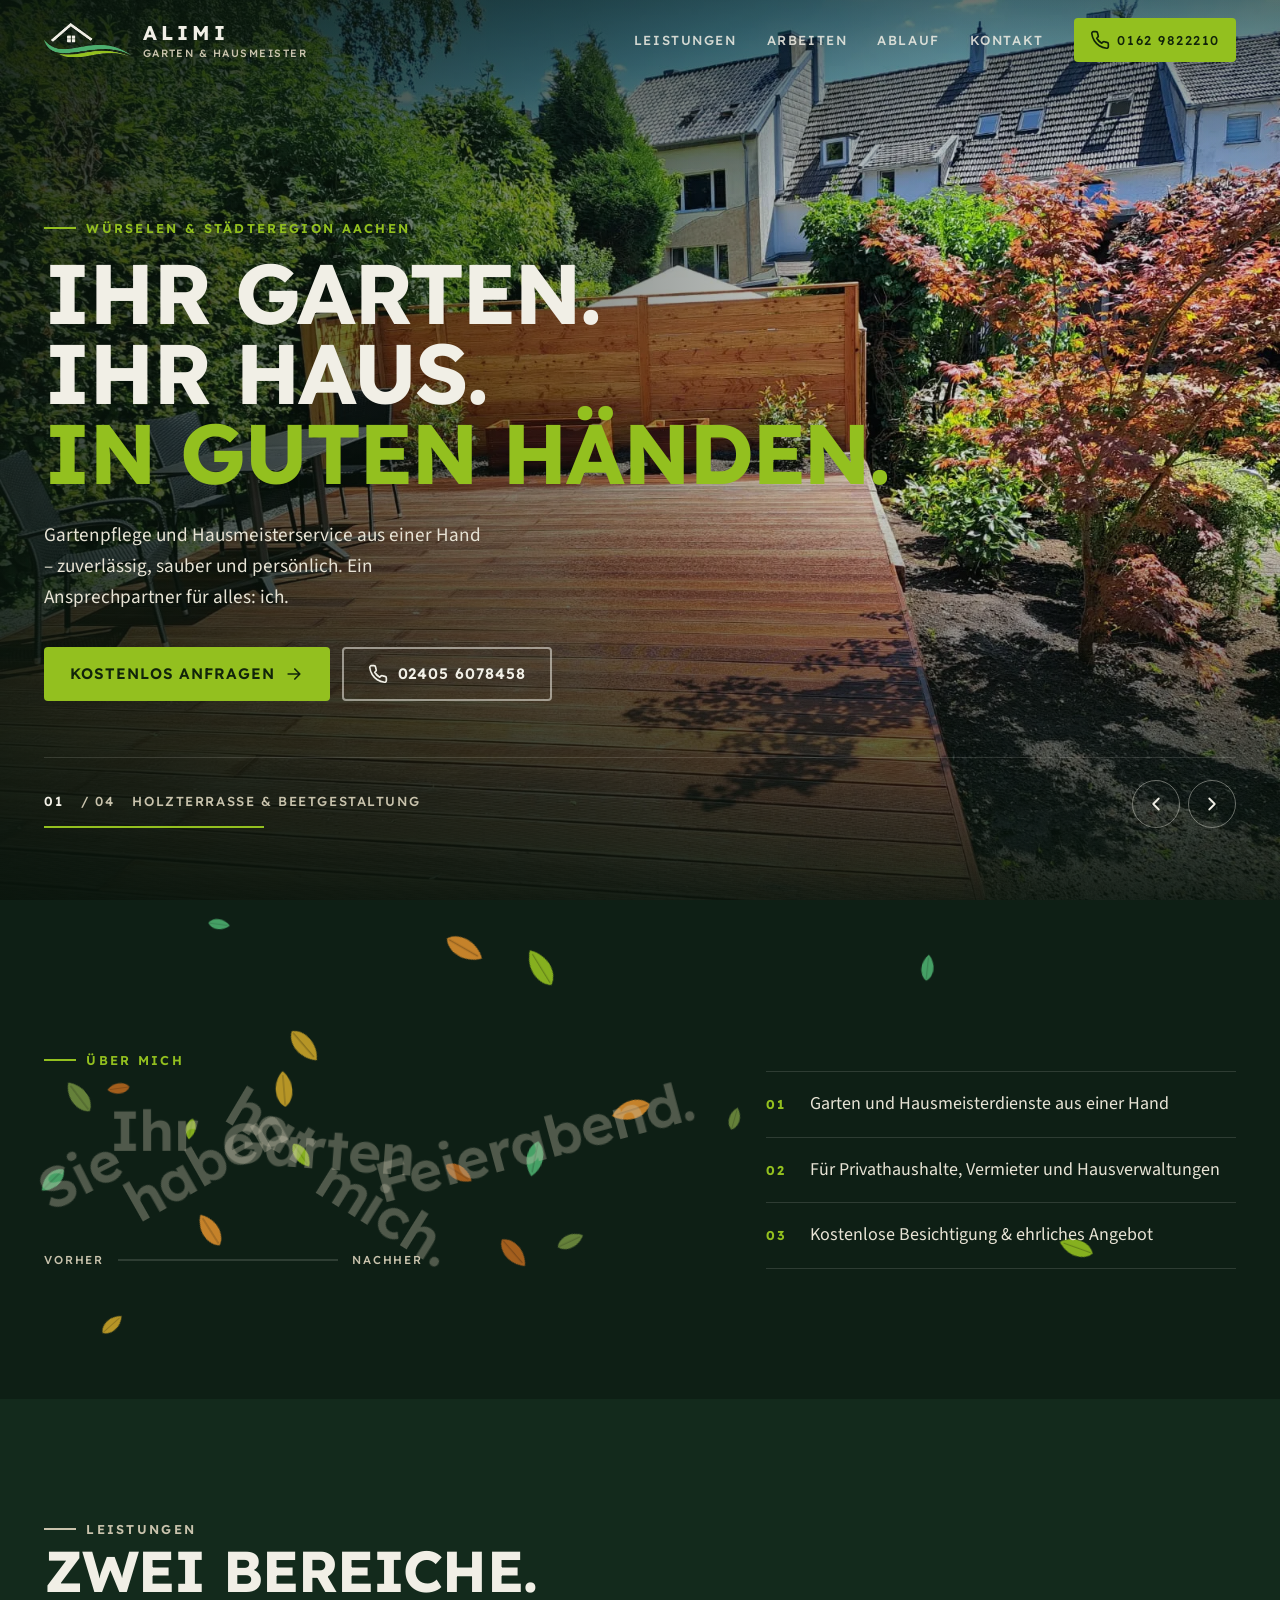
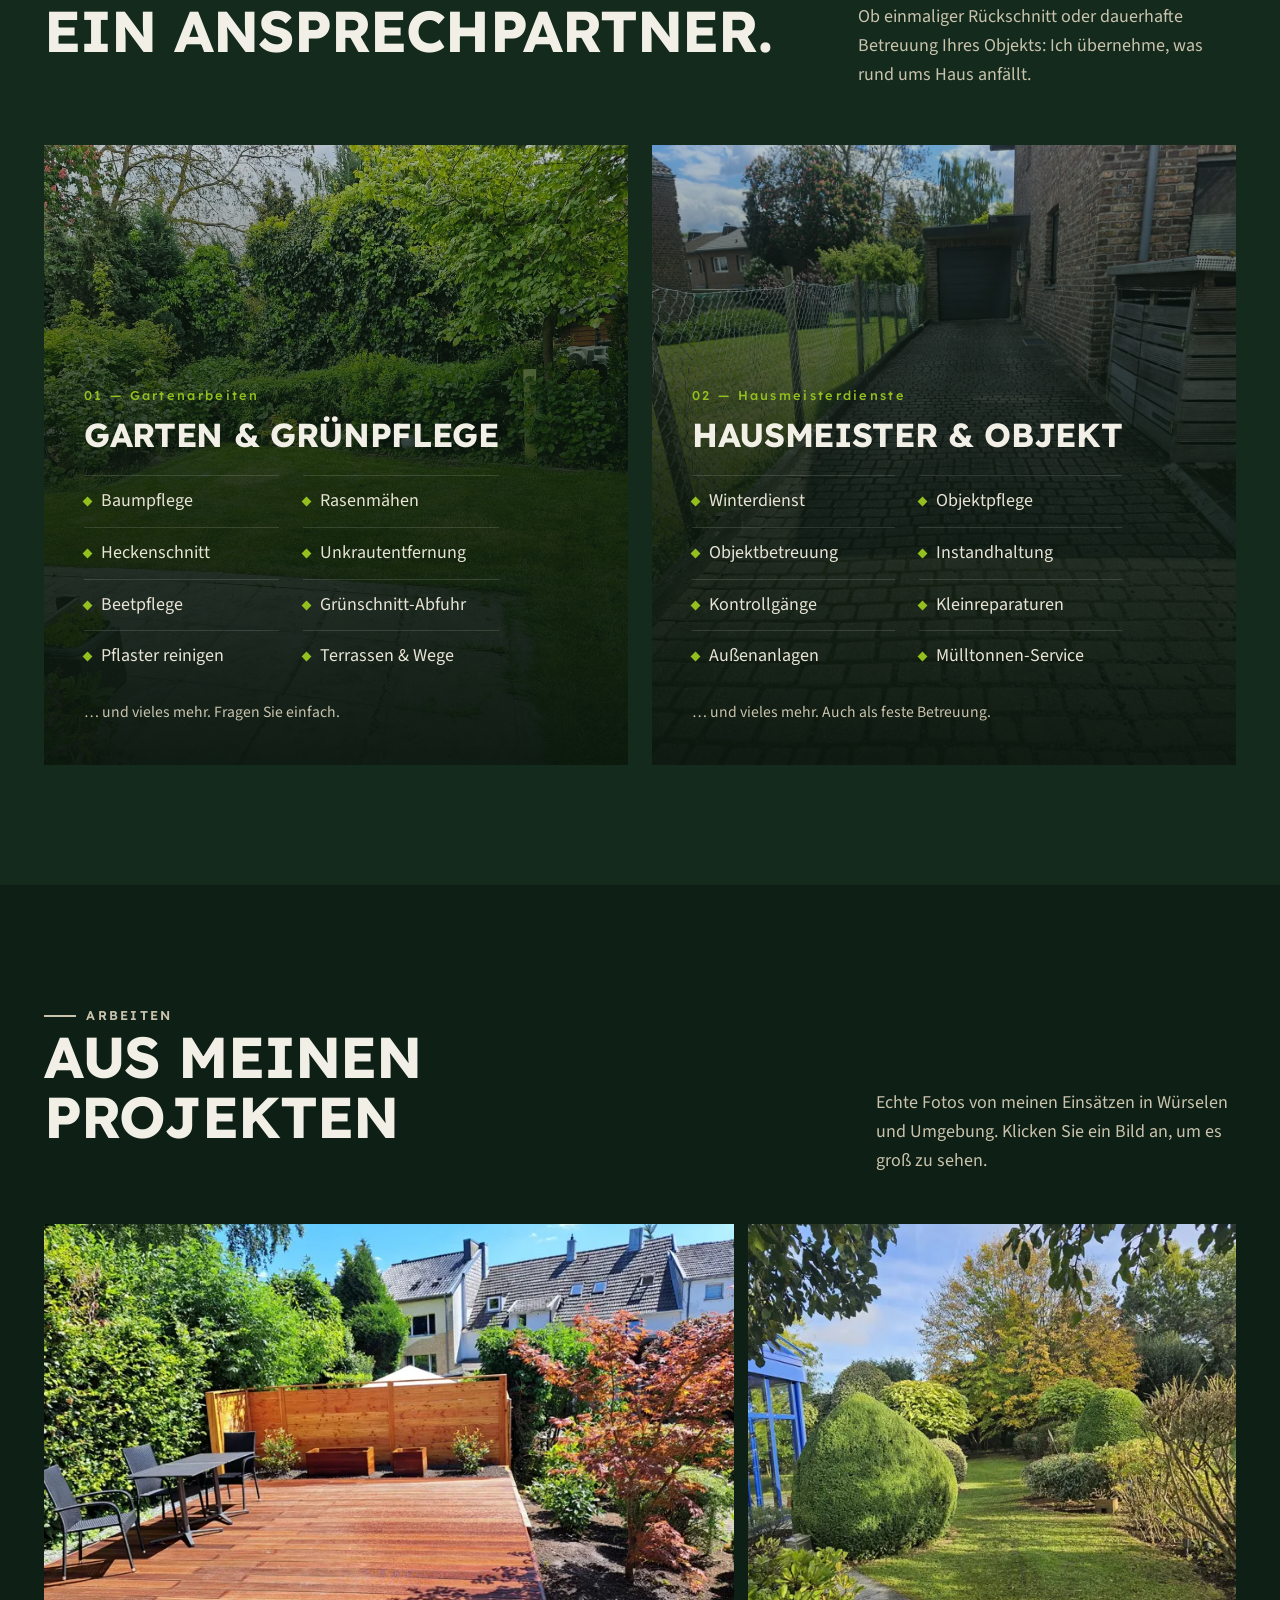
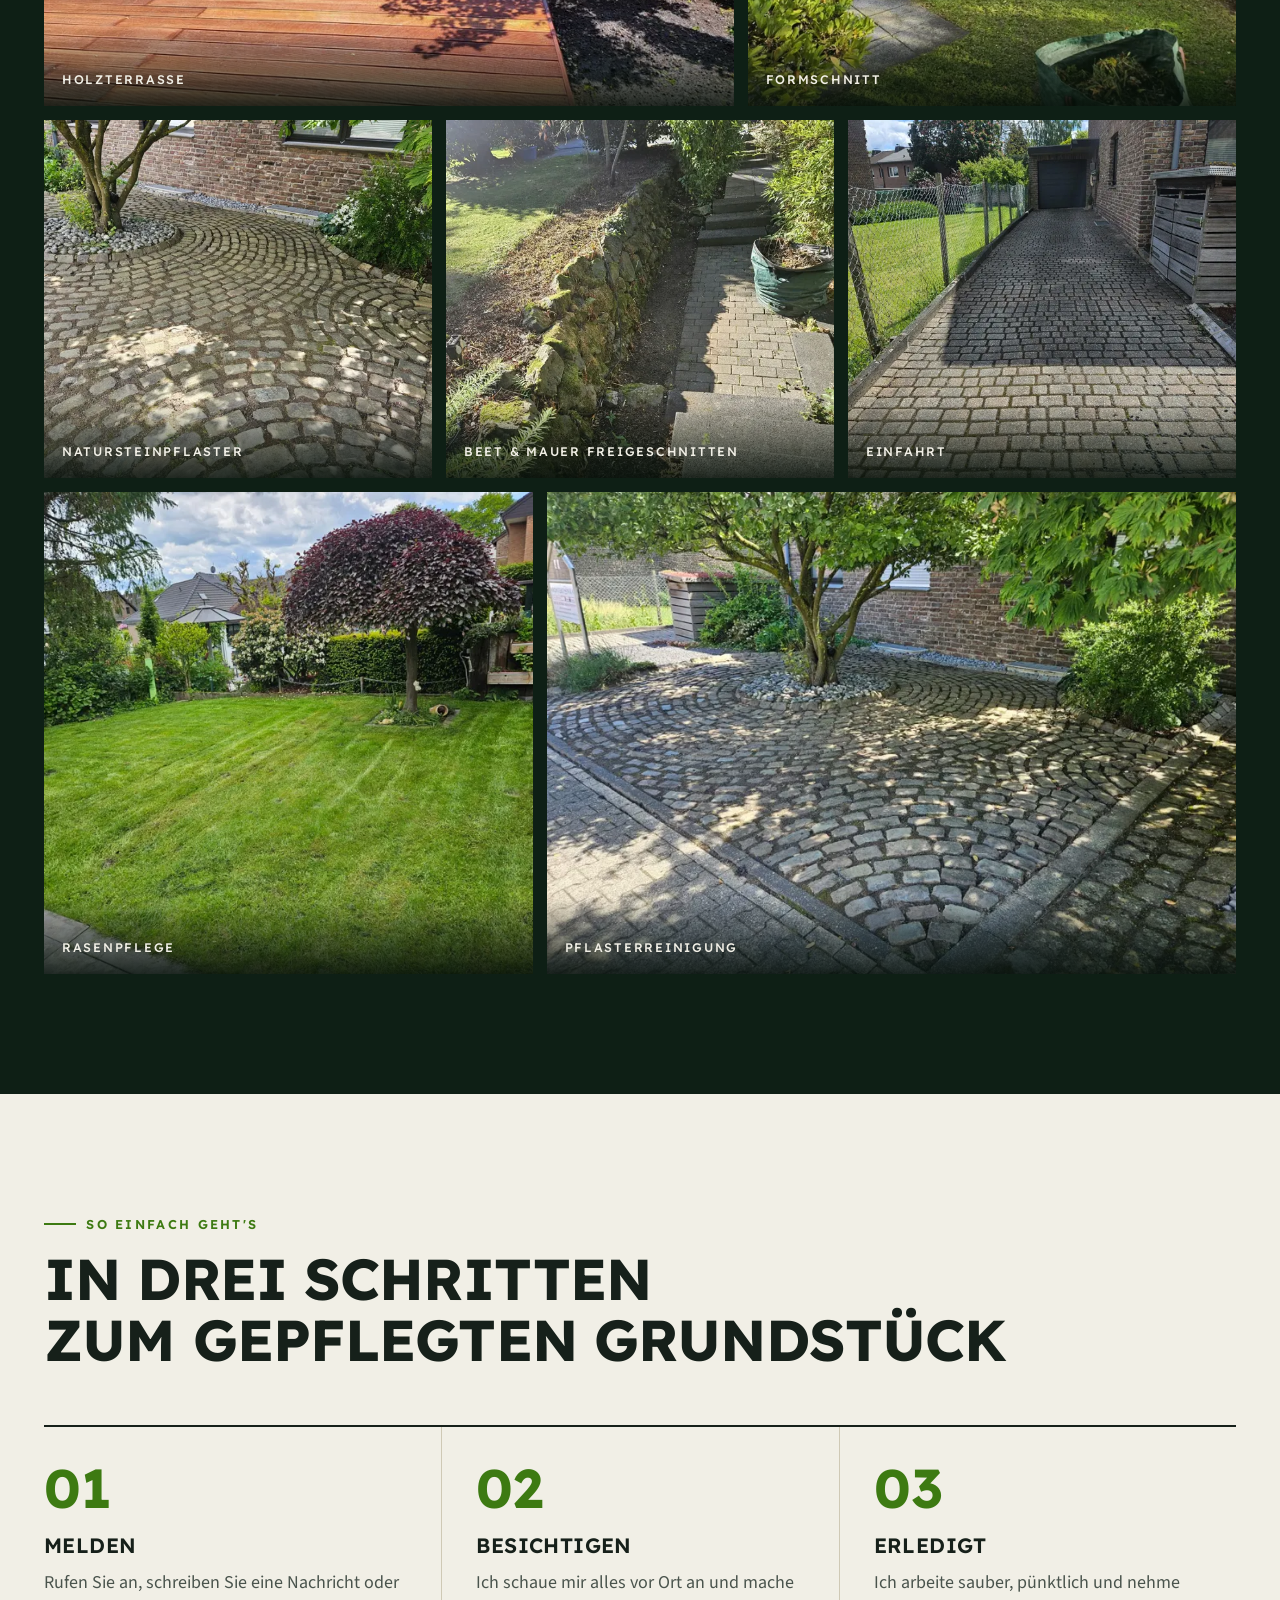
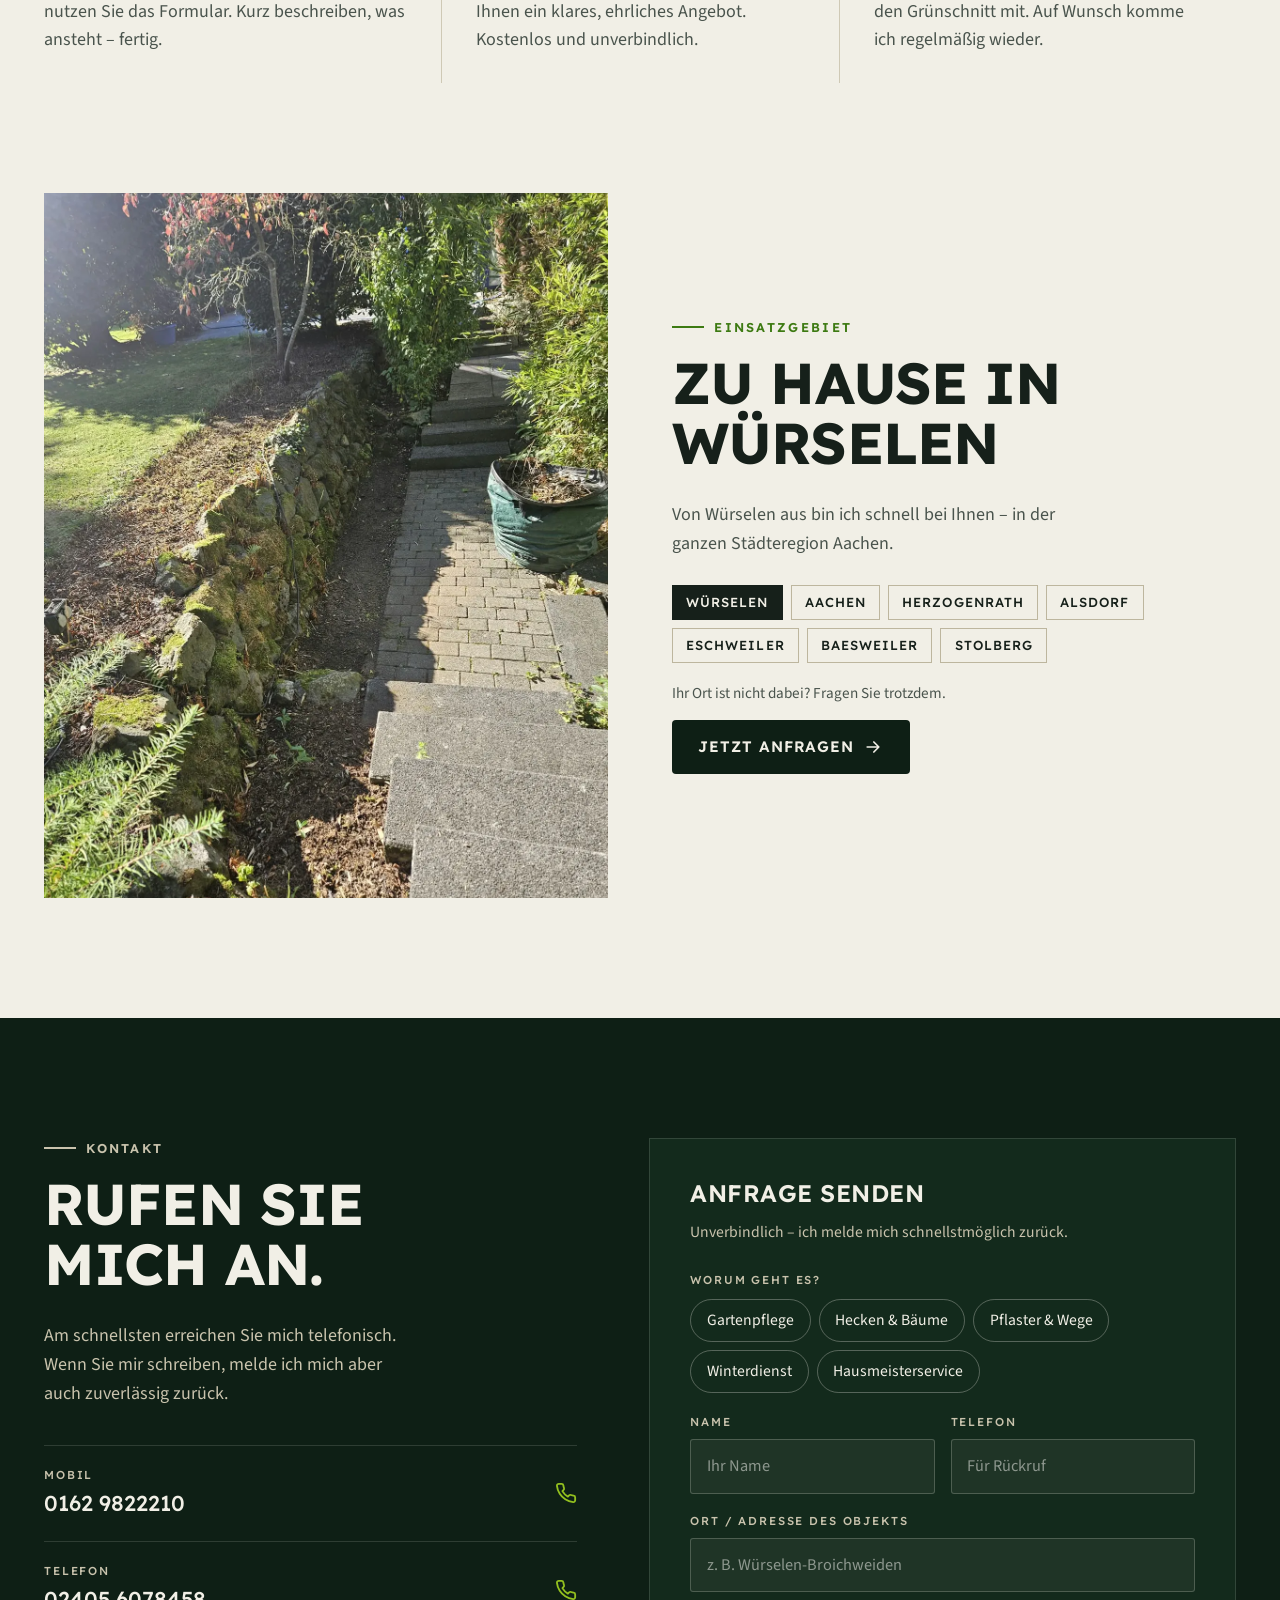
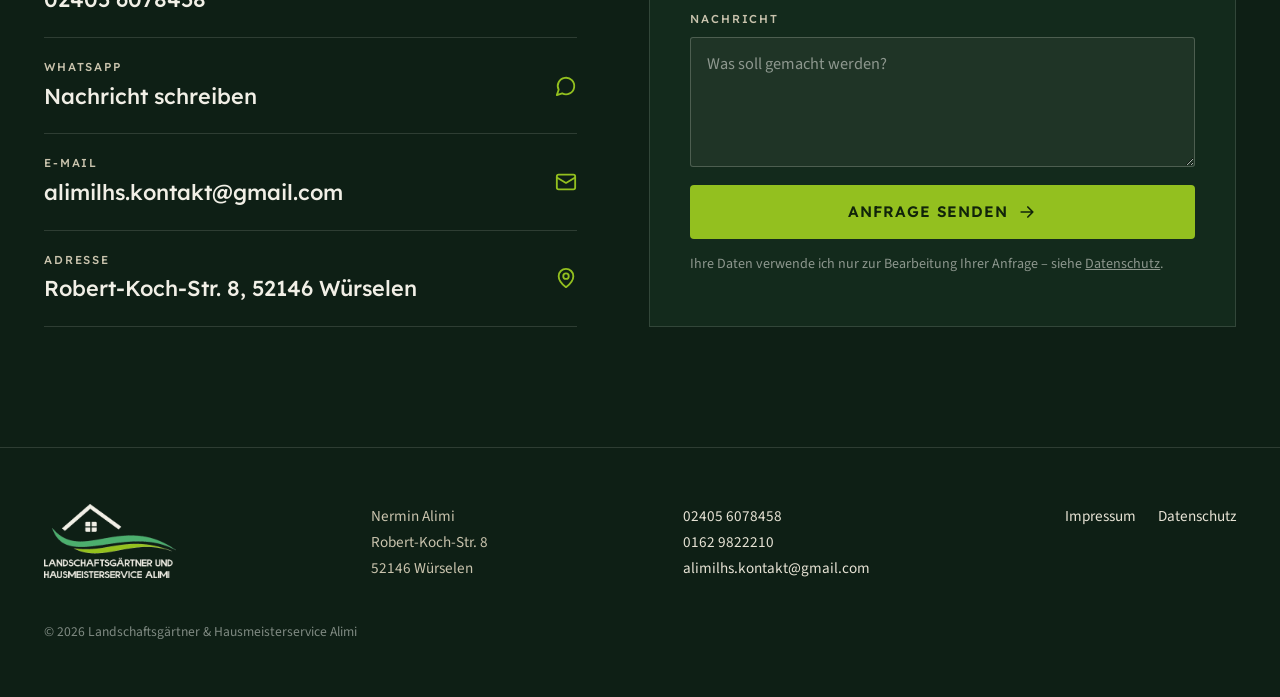
<file: index.html>
<!doctype html>
<html lang="de">
<head>
<meta charset="utf-8">
<meta name="viewport" content="width=device-width,initial-scale=1">
<title>Landschaftsgärtner &amp; Hausmeisterservice Alimi – Würselen</title>
<meta name="description" content="Gartenpflege, Heckenschnitt, Pflasterarbeiten, Winterdienst und Objektbetreuung aus Würselen. Landschaftsgärtner und Hausmeisterservice Alimi – jetzt kostenlos anfragen.">
<meta name="theme-color" content="#0e1f15">
<meta property="og:title" content="Landschaftsgärtner & Hausmeisterservice Alimi">
<meta property="og:description" content="Gartenpflege und Hausmeisterservice aus Würselen – zuverlässig, sauber, persönlich.">
<meta property="og:image" content="img/holzterrasse.webp">
<meta property="og:locale" content="de_DE">
<link rel="icon" href="img/favicon.png">
<link rel="preload" href="fonts/Lexend-700.woff2" as="font" type="font/woff2" crossorigin>
<link rel="preload" href="img/holzterrasse.webp" as="image">
<link rel="stylesheet" href="style.css">
<script type="application/ld+json">
{"@context":"https://schema.org","@type":"LandscapingBusiness","name":"Landschaftsgärtner und Hausmeisterservice Alimi","founder":"Nermin Alimi","telephone":"+49 2405 6078458","email":"alimilhs.kontakt@gmail.com","address":{"@type":"PostalAddress","streetAddress":"Robert-Koch-Str. 8","postalCode":"52146","addressLocality":"Würselen","addressCountry":"DE"},"areaServed":["Würselen","Aachen","Herzogenrath","Alsdorf","Eschweiler","Baesweiler"]}
</script>
</head>
<body>

<svg width="0" height="0" style="position:absolute" aria-hidden="true">
  <symbol id="i-phone" viewBox="0 0 24 24" fill="none" stroke="currentColor" stroke-width="2" stroke-linecap="round" stroke-linejoin="round"><path d="M22 16.92v3a2 2 0 0 1-2.18 2 19.8 19.8 0 0 1-8.63-3.07 19.5 19.5 0 0 1-6-6A19.8 19.8 0 0 1 2.12 4.18 2 2 0 0 1 4.11 2h3a2 2 0 0 1 2 1.72c.13.96.36 1.9.7 2.81a2 2 0 0 1-.45 2.11L8.09 9.91a16 16 0 0 0 6 6l1.27-1.27a2 2 0 0 1 2.11-.45c.91.34 1.85.57 2.81.7A2 2 0 0 1 22 16.92z"/></symbol>
  <symbol id="i-mail" viewBox="0 0 24 24" fill="none" stroke="currentColor" stroke-width="2" stroke-linecap="round" stroke-linejoin="round"><rect x="2" y="4" width="20" height="16" rx="2"/><path d="m22 7-10 6L2 7"/></symbol>
  <symbol id="i-pin" viewBox="0 0 24 24" fill="none" stroke="currentColor" stroke-width="2" stroke-linecap="round" stroke-linejoin="round"><path d="M20 10c0 6-8 12-8 12S4 16 4 10a8 8 0 0 1 16 0z"/><circle cx="12" cy="10" r="3"/></symbol>
  <symbol id="i-chat" viewBox="0 0 24 24" fill="none" stroke="currentColor" stroke-width="2" stroke-linecap="round" stroke-linejoin="round"><path d="M7.9 20A9 9 0 1 0 4 16.1L2 22z"/></symbol>
  <symbol id="i-arrow" viewBox="0 0 24 24" fill="none" stroke="currentColor" stroke-width="2" stroke-linecap="round" stroke-linejoin="round"><path d="M5 12h14M13 6l6 6-6 6"/></symbol>
  <symbol id="i-left" viewBox="0 0 24 24" fill="none" stroke="currentColor" stroke-width="2" stroke-linecap="round" stroke-linejoin="round"><path d="m15 18-6-6 6-6"/></symbol>
  <symbol id="i-right" viewBox="0 0 24 24" fill="none" stroke="currentColor" stroke-width="2" stroke-linecap="round" stroke-linejoin="round"><path d="m9 18 6-6-6-6"/></symbol>
  <symbol id="i-x" viewBox="0 0 24 24" fill="none" stroke="currentColor" stroke-width="2" stroke-linecap="round" stroke-linejoin="round"><path d="M18 6 6 18M6 6l12 12"/></symbol>
  <symbol id="i-menu" viewBox="0 0 24 24" fill="none" stroke="currentColor" stroke-width="2" stroke-linecap="round" stroke-linejoin="round"><path d="M4 7h16M4 12h16M4 17h16"/></symbol>
</svg>

<header class="top" id="top">
  <div class="wrap">
    <a class="brand" href="#start" aria-label="Alimi – zur Startseite">
      <img src="img/logo-icon-light.png" alt="" width="88" height="34">
      <span><b>ALIMI</b>Garten &amp; Hausmeister</span>
    </a>
    <nav class="nav" id="nav" aria-label="Hauptmenü">
      <a href="#leistungen">Leistungen</a>
      <a href="#arbeiten">Arbeiten</a>
      <a href="#ablauf">Ablauf</a>
      <a href="#kontakt">Kontakt</a>
      <a class="btn btn-lime" href="tel:+491629822210"><svg><use href="#i-phone"/></svg>0162 9822210</a>
    </nav>
    <button class="menu-btn" id="menuBtn" aria-label="Menü öffnen" aria-expanded="false" aria-controls="nav"><svg><use href="#i-menu"/></svg></button>
  </div>
</header>

<main>
<!-- HERO -->
<section class="hero" id="start" aria-label="Einleitung">
  <div class="slide on" data-cap="Holzterrasse &amp; Beetgestaltung"><img src="img/holzterrasse.webp" alt="Neu gebaute Holzterrasse mit Sichtschutz und frisch angelegten Beeten" fetchpriority="high"></div>
  <div class="slide" data-cap="Rasen- &amp; Gartenpflege"><img src="img/rasen-baum.webp" alt="Frisch gemähter Rasen mit Zierbaum und gepflegten Hecken" loading="lazy"></div>
  <div class="slide" data-cap="Gartenpflege im Herbst"><img src="img/garten-weg.webp" alt="Gepflegter Garten mit Formschnitt-Buchs und Rasenweg im Herbstlicht" loading="lazy"></div>
  <div class="slide" data-cap="Pflasterflächen gereinigt"><img src="img/pflaster-rund.webp" alt="Gereinigte Natursteinpflasterung im Bogenmuster um einen Baum" loading="lazy"></div>

  <div class="hero-in">
    <div class="wrap">
      <p class="kicker">Würselen &amp; Städteregion Aachen</p>
      <h1>Ihr Garten.<br>Ihr Haus.<br><em>In guten Händen.</em></h1>
      <p class="lead">Gartenpflege und Hausmeisterservice aus einer Hand – zuverlässig, sauber und persönlich. Ein Ansprechpartner für alles: ich.</p>
      <div class="ctas">
        <a class="btn btn-lime" href="#kontakt">Kostenlos anfragen <svg><use href="#i-arrow"/></svg></a>
        <a class="btn btn-line" href="tel:+4924056078458"><svg><use href="#i-phone"/></svg>02405 6078458</a>
      </div>
      <div class="hero-meta">
        <div>
          <div class="slide-cap"><b id="slideNo">01</b><span>/ 04</span><span id="slideCap">Holzterrasse &amp; Beetgestaltung</span></div>
          <div class="bar"><i id="bar"></i></div>
        </div>
        <div class="slide-ctl">
          <button id="prev" aria-label="Vorheriges Bild"><svg><use href="#i-left"/></svg></button>
          <button id="next" aria-label="Nächstes Bild"><svg><use href="#i-right"/></svg></button>
        </div>
      </div>
    </div>
  </div>
</section>

<!-- STATEMENT -->
<section class="statement" id="ordnung">
  <div class="leaves" aria-hidden="true"></div>
  <div class="wrap st-grid">
    <div>
      <p class="kicker">Über mich</p>
      <p class="big messy" data-key="Feierabend" aria-label="Sie haben Feierabend. Ihr Garten hat mich.">Sie haben Feierabend. <span>Ihr Garten hat&nbsp;mich.</span></p>
      <div class="tidy" aria-hidden="true"><span>Vorher</span><i><b id="tidyBar"></b></i><span>Nachher</span></div>
    </div>
    <ul class="facts reveal">
      <li><b>01</b><span>Garten und Hausmeisterdienste aus einer Hand</span></li>
      <li><b>02</b><span>Für Privathaushalte, Vermieter und Hausverwaltungen</span></li>
      <li><b>03</b><span>Kostenlose Besichtigung &amp; ehrliches Angebot</span></li>
    </ul>
  </div>
</section>

<!-- LEISTUNGEN -->
<section class="services" id="leistungen">
  <div class="wrap">
    <div class="svc-head reveal">
      <div>
        <p class="kicker">Leistungen</p>
        <h2>Zwei Bereiche.<br>Ein Ansprechpartner.</h2>
      </div>
      <p>Ob einmaliger Rückschnitt oder dauerhafte Betreuung Ihres Objekts: Ich übernehme, was rund ums Haus anfällt.</p>
    </div>
    <div class="svc-grid">
      <article class="svc reveal">
        <img src="img/rasen-terrasse.webp" alt="Gepflegter Rasen mit Terrasse und Hecken" loading="lazy">
        <div class="svc-body">
          <p class="svc-no">01 — Gartenarbeiten</p>
          <h3>Garten &amp; Grünpflege</h3>
          <ul>
            <li>Baumpflege</li><li>Rasenmähen</li>
            <li>Heckenschnitt</li><li>Unkrautentfernung</li>
            <li>Beetpflege</li><li>Grünschnitt-Abfuhr</li>
            <li>Pflaster reinigen</li><li>Terrassen &amp; Wege</li>
          </ul>
          <p class="more">… und vieles mehr. Fragen Sie einfach.</p>
        </div>
      </article>
      <article class="svc reveal">
        <img src="img/einfahrt.webp" alt="Gepflegte gepflasterte Einfahrt neben einem Wohnhaus" loading="lazy">
        <div class="svc-body">
          <p class="svc-no">02 — Hausmeisterdienste</p>
          <h3>Hausmeister &amp; Objekt</h3>
          <ul>
            <li>Winterdienst</li><li>Objektpflege</li>
            <li>Objektbetreuung</li><li>Instandhaltung</li>
            <li>Kontrollgänge</li><li>Kleinreparaturen</li>
            <li>Außenanlagen</li><li>Mülltonnen-Service</li>
          </ul>
          <p class="more">… und vieles mehr. Auch als feste Betreuung.</p>
        </div>
      </article>
    </div>
  </div>
</section>

<!-- ARBEITEN -->
<section id="arbeiten">
  <div class="wrap">
    <div class="work-head reveal">
      <div>
        <p class="kicker">Arbeiten</p>
        <h2>Aus meinen<br>Projekten</h2>
      </div>
      <p>Echte Fotos von meinen Einsätzen in Würselen und Umgebung. Klicken Sie ein Bild an, um es groß zu sehen.</p>
    </div>
    <div class="grid reveal" id="grid">
      <button class="g1" data-full="img/holzterrasse.webp"><img src="img/holzterrasse-s.webp" alt="Holzterrasse mit Sichtschutz" loading="lazy"><span class="cap">Holzterrasse</span></button>
      <button class="g2" data-full="img/garten-weg.webp"><img src="img/garten-weg-s.webp" alt="Garten mit Buchs-Formschnitt im Herbst" loading="lazy"><span class="cap">Formschnitt</span></button>
      <button class="g3" data-full="img/pflaster-baum.webp"><img src="img/pflaster-baum-s.webp" alt="Natursteinpflaster um einen Baum" loading="lazy"><span class="cap">Natursteinpflaster</span></button>
      <button class="g4" data-full="img/trockenmauer.webp"><img src="img/trockenmauer-s.webp" alt="Freigeschnittene Trockenmauer neben Gartentreppe" loading="lazy"><span class="cap">Beet &amp; Mauer freigeschnitten</span></button>
      <button class="g5" data-full="img/einfahrt.webp"><img src="img/einfahrt-s.webp" alt="Gereinigte Pflaster-Einfahrt" loading="lazy"><span class="cap">Einfahrt</span></button>
      <button class="g6" data-full="img/rasen-baum.webp"><img src="img/rasen-baum-s.webp" alt="Gemähter Rasen mit Zierbaum" loading="lazy"><span class="cap">Rasenpflege</span></button>
      <button class="g7" data-full="img/pflaster-rund.webp"><img src="img/pflaster-rund-s.webp" alt="Pflaster im Bogenmuster nach der Reinigung" loading="lazy"><span class="cap">Pflasterreinigung</span></button>
    </div>
  </div>
</section>

<!-- ABLAUF -->
<section class="light" id="ablauf">
  <div class="wrap">
    <div class="reveal">
      <p class="kicker">So einfach geht's</p>
      <h2>In drei Schritten<br>zum gepflegten Grundstück</h2>
    </div>
    <div class="steps reveal">
      <div class="step"><span class="no">01</span><h3>Melden</h3><p>Rufen Sie an, schreiben Sie eine Nachricht oder nutzen Sie das Formular. Kurz beschreiben, was ansteht – fertig.</p></div>
      <div class="step"><span class="no">02</span><h3>Besichtigen</h3><p>Ich schaue mir alles vor Ort an und mache Ihnen ein klares, ehrliches Angebot. Kostenlos und unverbindlich.</p></div>
      <div class="step"><span class="no">03</span><h3>Erledigt</h3><p>Ich arbeite sauber, pünktlich und nehme den Grünschnitt mit. Auf Wunsch komme ich regelmäßig wieder.</p></div>
    </div>

    <div class="area">
      <div class="area-img reveal"><img src="img/trockenmauer.webp" alt="Gartentreppe mit gepflegtem Beet und Trockenmauer" loading="lazy"></div>
      <div class="reveal">
        <p class="kicker">Einsatzgebiet</p>
        <h2>Zu Hause in Würselen</h2>
        <p>Von Würselen aus bin ich schnell bei Ihnen – in der ganzen Städteregion Aachen.</p>
        <ul class="places">
          <li class="home">Würselen</li><li>Aachen</li><li>Herzogenrath</li><li>Alsdorf</li><li>Eschweiler</li><li>Baesweiler</li><li>Stolberg</li>
        </ul>
        <p class="note">Ihr Ort ist nicht dabei? Fragen Sie trotzdem.</p>
        <a class="btn btn-dark" href="#kontakt">Jetzt anfragen <svg><use href="#i-arrow"/></svg></a>
      </div>
    </div>
  </div>
</section>

<!-- KONTAKT -->
<section id="kontakt">
  <div class="wrap contact-grid">
    <div class="reveal">
      <p class="kicker">Kontakt</p>
      <h2>Rufen Sie<br>mich an.</h2>
      <p>Am schnellsten erreichen Sie mich telefonisch. Wenn Sie mir schreiben, melde ich mich aber auch zuverlässig zurück.</p>
      <div class="lines">
        <a class="line" href="tel:+491629822210"><div><small>Mobil</small><strong>0162 9822210</strong></div><svg><use href="#i-phone"/></svg></a>
        <a class="line" href="tel:+4924056078458"><div><small>Telefon</small><strong>02405 6078458</strong></div><svg><use href="#i-phone"/></svg></a>
        <a class="line" href="https://wa.me/491629822210" target="_blank" rel="noopener"><div><small>WhatsApp</small><strong>Nachricht schreiben</strong></div><svg><use href="#i-chat"/></svg></a>
        <a class="line" href="mailto:alimilhs.kontakt@gmail.com"><div><small>E-Mail</small><strong>alimilhs.kontakt@gmail.com</strong></div><svg><use href="#i-mail"/></svg></a>
        <div class="line"><div><small>Adresse</small><strong>Robert-Koch-Str. 8, 52146 Würselen</strong></div><svg><use href="#i-pin"/></svg></div>
      </div>
    </div>

    <form id="form" class="reveal" novalidate>
      <h3>Anfrage senden</h3>
      <p class="hint">Unverbindlich – ich melde mich schnellstmöglich zurück.</p>
      <fieldset>
        <legend>Worum geht es?</legend>
        <div class="chips">
          <label><input type="checkbox" name="thema" value="Gartenpflege"><span>Gartenpflege</span></label>
          <label><input type="checkbox" name="thema" value="Hecken & Bäume"><span>Hecken &amp; Bäume</span></label>
          <label><input type="checkbox" name="thema" value="Pflaster & Wege"><span>Pflaster &amp; Wege</span></label>
          <label><input type="checkbox" name="thema" value="Winterdienst"><span>Winterdienst</span></label>
          <label><input type="checkbox" name="thema" value="Hausmeisterservice"><span>Hausmeisterservice</span></label>
        </div>
      </fieldset>
      <div class="row">
        <label>Name<input name="name" autocomplete="name" required placeholder="Ihr Name"></label>
        <label>Telefon<input name="tel" type="tel" autocomplete="tel" placeholder="Für Rückruf"></label>
      </div>
      <label>Ort / Adresse des Objekts<input name="ort" autocomplete="street-address" placeholder="z. B. Würselen-Broichweiden"></label>
      <label>Nachricht<textarea name="msg" placeholder="Was soll gemacht werden?"></textarea></label>
      <button class="btn btn-lime" type="submit">Anfrage senden <svg><use href="#i-arrow"/></svg></button>
      <p class="note">Ihre Daten verwende ich nur zur Bearbeitung Ihrer Anfrage – siehe <a href="datenschutz.html">Datenschutz</a>.</p>
    </form>
  </div>
</section>
</main>

<footer>
  <div class="wrap">
    <div class="foot">
      <img src="img/logo-light.png" alt="Landschaftsgärtner und Hausmeisterservice Alimi" width="132" height="74">
      <address>Nermin Alimi<br>Robert-Koch-Str. 8<br>52146 Würselen</address>
      <address><a href="tel:+4924056078458">02405 6078458</a><br><a href="tel:+491629822210">0162 9822210</a><br><a href="mailto:alimilhs.kontakt@gmail.com">alimilhs.kontakt@gmail.com</a></address>
      <nav aria-label="Rechtliches"><a href="impressum.html">Impressum</a><a href="datenschutz.html">Datenschutz</a></nav>
    </div>
    <p class="copy">© <span id="year">2026</span> Landschaftsgärtner &amp; Hausmeisterservice Alimi</p>
  </div>
</footer>

<nav class="callbar" aria-label="Schnellkontakt">
  <a href="tel:+491629822210"><svg><use href="#i-phone"/></svg>Anrufen</a>
  <a href="https://wa.me/491629822210" target="_blank" rel="noopener"><svg><use href="#i-chat"/></svg>WhatsApp</a>
</nav>

<div class="lb" id="lb" role="dialog" aria-modal="true" aria-label="Bildansicht">
  <img id="lbImg" alt="">
  <p id="lbCap"></p>
  <button class="x" id="lbX" aria-label="Schließen"><svg><use href="#i-x"/></svg></button>
  <button class="prev" id="lbPrev" aria-label="Vorheriges Bild"><svg><use href="#i-left"/></svg></button>
  <button class="next" id="lbNext" aria-label="Nächstes Bild"><svg><use href="#i-right"/></svg></button>
</div>

<script src="main.js"></script>
</body>
</html>
</file>
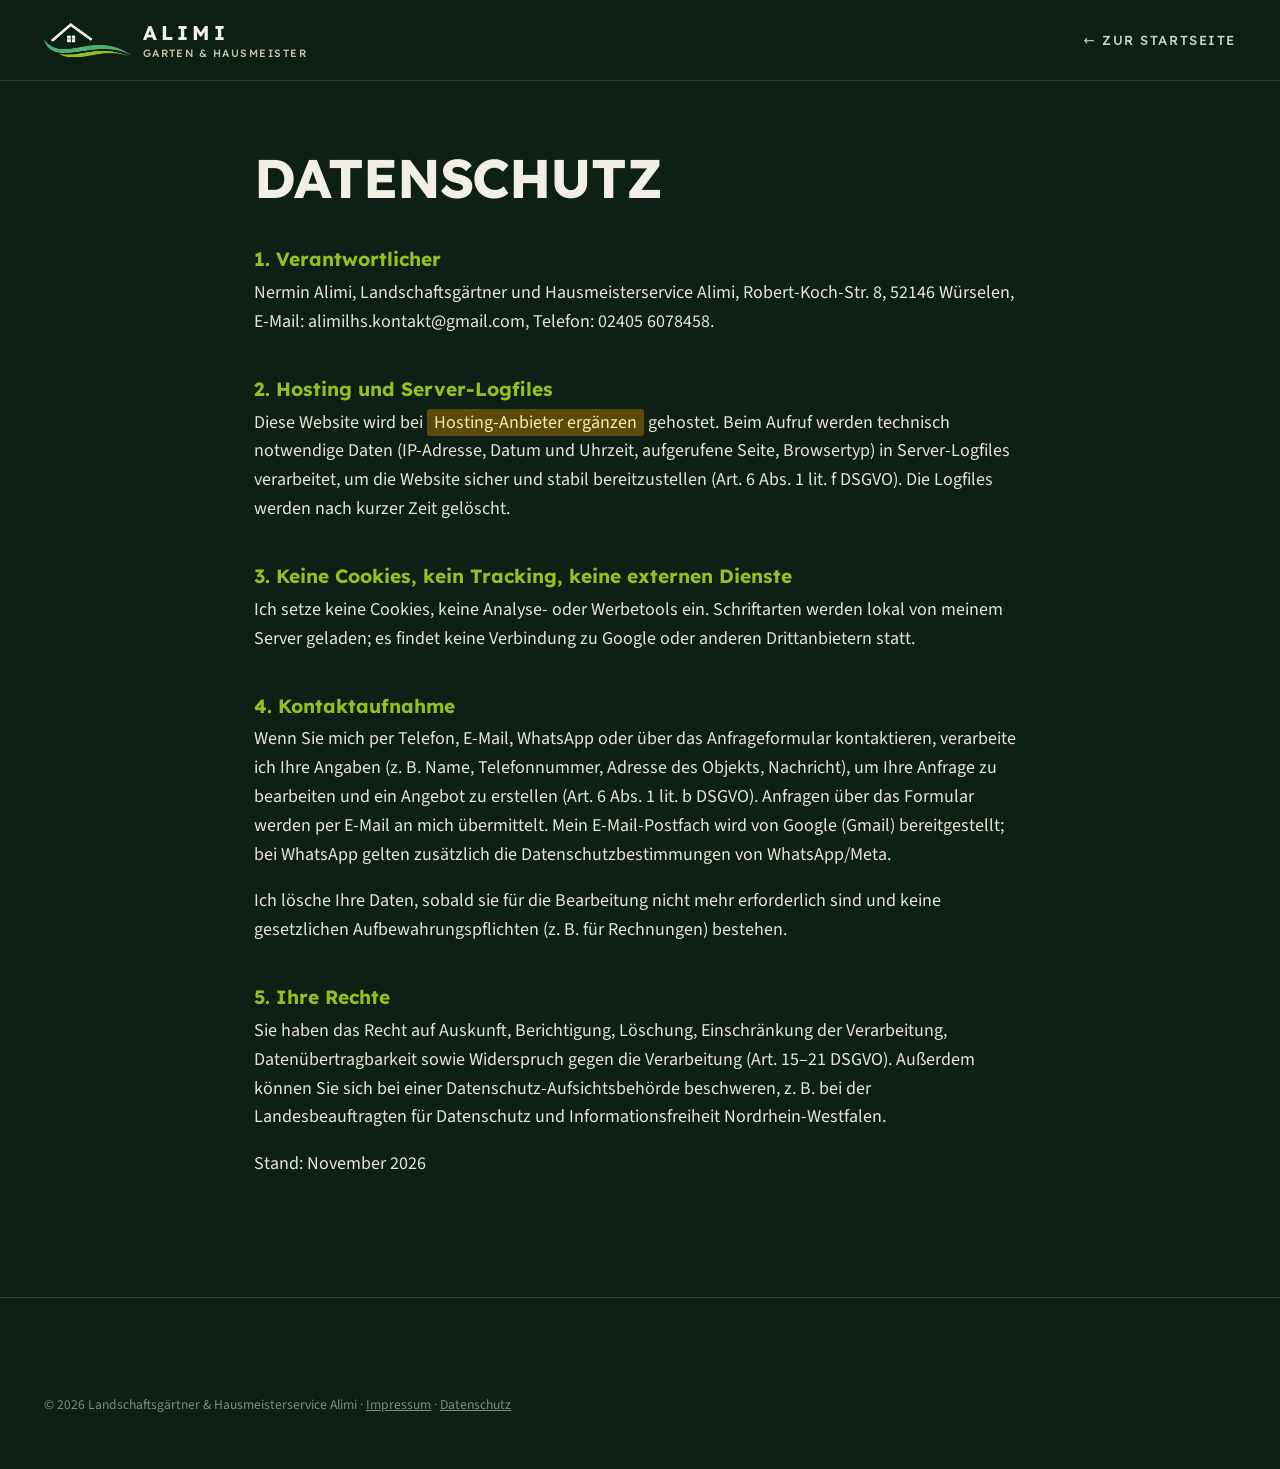
<file: datenschutz.html>
<!doctype html><html lang="de"><head><meta charset="utf-8"><meta name="viewport" content="width=device-width,initial-scale=1"><title>Datenschutz – Alimi Garten &amp; Hausmeister</title><meta name="robots" content="noindex"><link rel="icon" href="img/favicon.png"><link rel="stylesheet" href="style.css"></head><body>
<header class="top solid" id="top"><div class="wrap"><a class="brand" href="index.html" aria-label="Zur Startseite"><img src="img/logo-icon-light.png" alt="" width="88" height="34"><span><b>ALIMI</b>Garten &amp; Hausmeister</span></a><nav class="nav" style="display:flex;position:static;flex-direction:row;padding:0;border:0;background:none"><a href="index.html">← Zur Startseite</a></nav></div></header>
<main class="legal"><div class="wrap"><h1>Datenschutz</h1>
<h2>1. Verantwortlicher</h2>
<p>Nermin Alimi, Landschaftsgärtner und Hausmeisterservice Alimi, Robert-Koch-Str. 8, 52146 Würselen, E-Mail: alimilhs.kontakt@gmail.com, Telefon: 02405 6078458.</p>
<h2>2. Hosting und Server-Logfiles</h2>
<p>Diese Website wird bei <span class="todo">Hosting-Anbieter ergänzen</span> gehostet. Beim Aufruf werden technisch notwendige Daten (IP-Adresse, Datum und Uhrzeit, aufgerufene Seite, Browsertyp) in Server-Logfiles verarbeitet, um die Website sicher und stabil bereitzustellen (Art. 6 Abs. 1 lit. f DSGVO). Die Logfiles werden nach kurzer Zeit gelöscht.</p>
<h2>3. Keine Cookies, kein Tracking, keine externen Dienste</h2>
<p>Ich setze keine Cookies, keine Analyse- oder Werbetools ein. Schriftarten werden lokal von meinem Server geladen; es findet keine Verbindung zu Google oder anderen Drittanbietern statt.</p>
<h2>4. Kontaktaufnahme</h2>
<p>Wenn Sie mich per Telefon, E-Mail, WhatsApp oder über das Anfrageformular kontaktieren, verarbeite ich Ihre Angaben (z. B. Name, Telefonnummer, Adresse des Objekts, Nachricht), um Ihre Anfrage zu bearbeiten und ein Angebot zu erstellen (Art. 6 Abs. 1 lit. b DSGVO). Anfragen über das Formular werden per E-Mail an mich übermittelt. Mein E-Mail-Postfach wird von Google (Gmail) bereitgestellt; bei WhatsApp gelten zusätzlich die Datenschutzbestimmungen von WhatsApp/Meta.</p>
<p>Ich lösche Ihre Daten, sobald sie für die Bearbeitung nicht mehr erforderlich sind und keine gesetzlichen Aufbewahrungspflichten (z. B. für Rechnungen) bestehen.</p>
<h2>5. Ihre Rechte</h2>
<p>Sie haben das Recht auf Auskunft, Berichtigung, Löschung, Einschränkung der Verarbeitung, Datenübertragbarkeit sowie Widerspruch gegen die Verarbeitung (Art. 15–21 DSGVO). Außerdem können Sie sich bei einer Datenschutz-Aufsichtsbehörde beschweren, z. B. bei der Landesbeauftragten für Datenschutz und Informationsfreiheit Nordrhein-Westfalen.</p>
<p>Stand: November 2026</p></div></main><footer><div class="wrap"><p class="copy">© 2026 Landschaftsgärtner &amp; Hausmeisterservice Alimi · <a href="impressum.html">Impressum</a> · <a href="datenschutz.html">Datenschutz</a></p></div></footer></body></html>
</file>
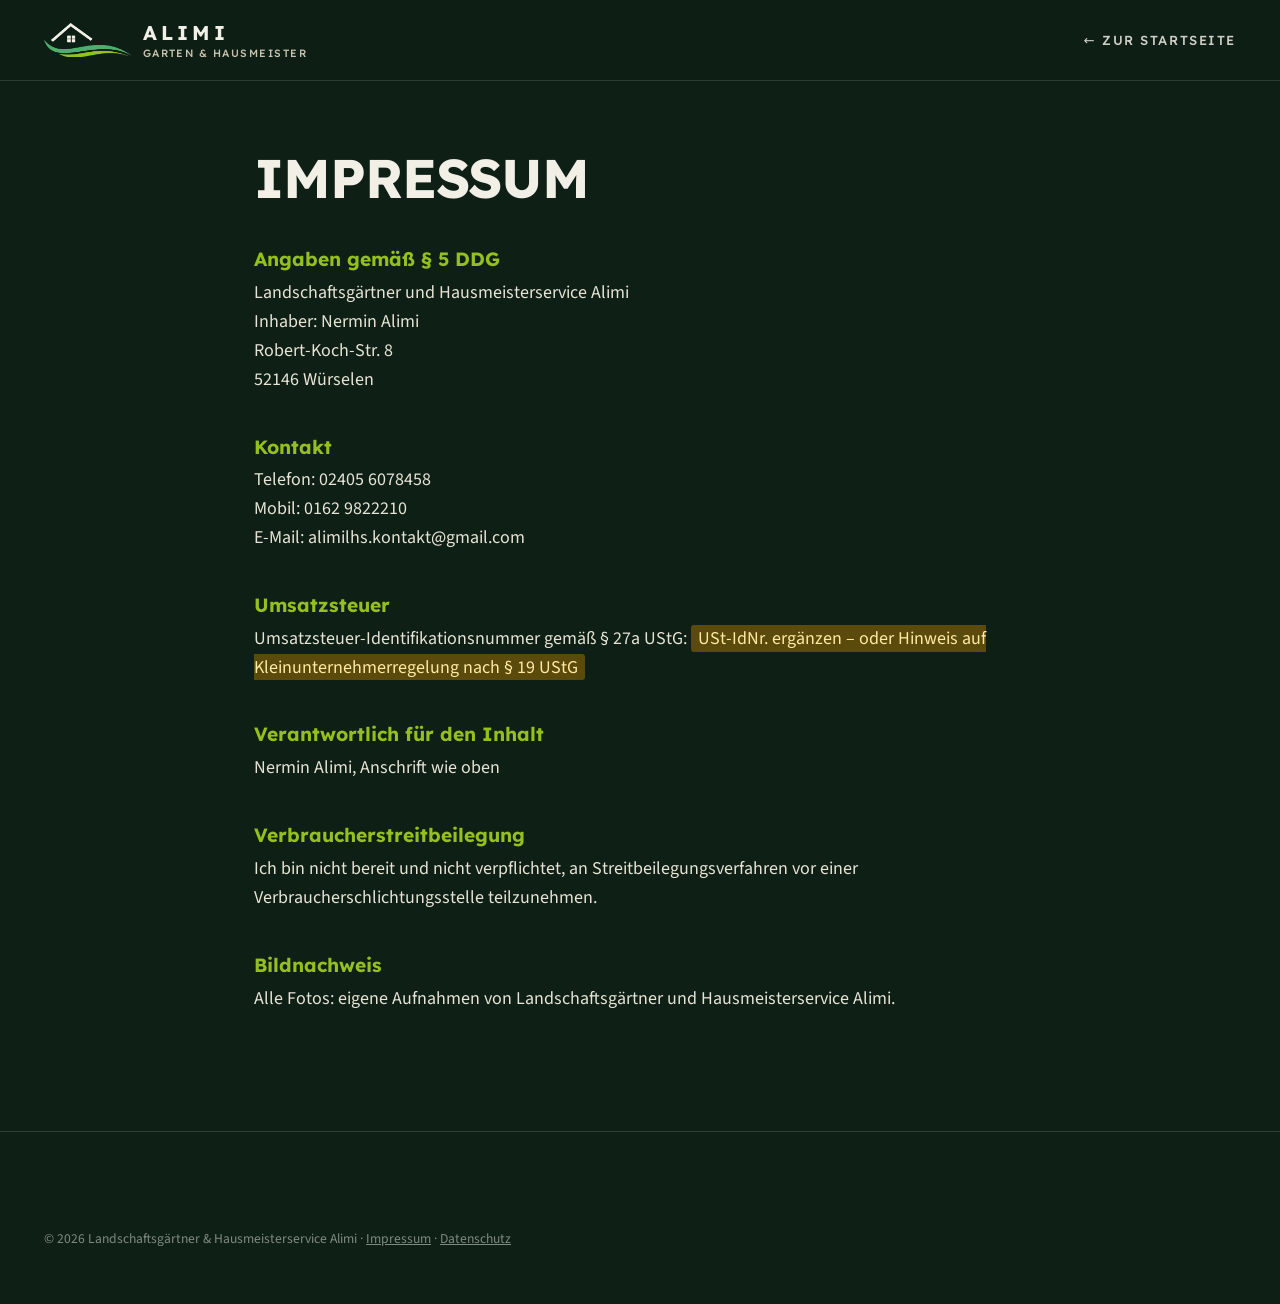
<file: impressum.html>
<!doctype html><html lang="de"><head><meta charset="utf-8"><meta name="viewport" content="width=device-width,initial-scale=1"><title>Impressum – Alimi Garten &amp; Hausmeister</title><meta name="robots" content="noindex"><link rel="icon" href="img/favicon.png"><link rel="stylesheet" href="style.css"></head><body>
<header class="top solid" id="top"><div class="wrap"><a class="brand" href="index.html" aria-label="Zur Startseite"><img src="img/logo-icon-light.png" alt="" width="88" height="34"><span><b>ALIMI</b>Garten &amp; Hausmeister</span></a><nav class="nav" style="display:flex;position:static;flex-direction:row;padding:0;border:0;background:none"><a href="index.html">← Zur Startseite</a></nav></div></header>
<main class="legal"><div class="wrap"><h1>Impressum</h1>
<h2>Angaben gemäß § 5 DDG</h2>
<p>Landschaftsgärtner und Hausmeisterservice Alimi<br>Inhaber: Nermin Alimi<br>Robert-Koch-Str. 8<br>52146 Würselen</p>
<h2>Kontakt</h2>
<p>Telefon: 02405 6078458<br>Mobil: 0162 9822210<br>E-Mail: alimilhs.kontakt@gmail.com</p>
<h2>Umsatzsteuer</h2>
<p>Umsatzsteuer-Identifikationsnummer gemäß § 27a UStG: <span class="todo">USt-IdNr. ergänzen – oder Hinweis auf Kleinunternehmerregelung nach § 19 UStG</span></p>
<h2>Verantwortlich für den Inhalt</h2>
<p>Nermin Alimi, Anschrift wie oben</p>
<h2>Verbraucherstreitbeilegung</h2>
<p>Ich bin nicht bereit und nicht verpflichtet, an Streitbeilegungsverfahren vor einer Verbraucherschlichtungsstelle teilzunehmen.</p>
<h2>Bildnachweis</h2>
<p>Alle Fotos: eigene Aufnahmen von Landschaftsgärtner und Hausmeisterservice Alimi.</p></div></main><footer><div class="wrap"><p class="copy">© 2026 Landschaftsgärtner &amp; Hausmeisterservice Alimi · <a href="impressum.html">Impressum</a> · <a href="datenschutz.html">Datenschutz</a></p></div></footer></body></html>
</file>
<file: style.css>
@import url("fonts/fonts.css");

/* Stil: dunkel-moosig (Earthscape) + Bild-Slider (Scenic) + plakative Versal-Headlines (Seattle Gardening Co.) */
:root{
  --forest:#0e1f15;      /* Grundfläche */
  --forest-2:#132a1c;    /* Karten / zweite Fläche */
  --forest-3:#1b3826;
  --moss:#4caf6e;        /* aufgehelltes Logo-Grün */
  --lime:#93c01f;        /* Logo-Hellgrün = CTA */
  --lime-hi:#a9d636;
  --cream:#f1efe6;
  --cream-2:#e7e3d5;
  --sand:#c9c3ad;        /* gedämpfter Text auf dunkel */
  --ink:#16201a;         /* Text auf hell */
  --ink-muted:#4a544d;
  --line:rgba(241,239,230,.14);
  --max:1240px;
  --head:'Lexend',system-ui,sans-serif;
  --body:'Source Sans 3',system-ui,sans-serif;
}
*{box-sizing:border-box}
html{scroll-behavior:smooth;scroll-padding-top:80px}
body{margin:0;font-family:var(--body);font-size:18px;line-height:1.6;color:var(--cream);background:var(--forest);-webkit-font-smoothing:antialiased}
img{max-width:100%;display:block}
a{color:inherit}
h1,h2,h3{font-family:var(--head);margin:0 0 .5em;line-height:1.05}
h2{font-size:clamp(2rem,4.6vw,3.6rem);font-weight:700;text-transform:uppercase;letter-spacing:-.015em}
h3{font-size:1.3rem;font-weight:600;line-height:1.2}
p{margin:0 0 1em}
.wrap{max-width:var(--max);margin:0 auto;padding:0 24px}
.kicker{font-family:var(--head);font-size:.8rem;font-weight:600;letter-spacing:.18em;text-transform:uppercase;color:var(--lime);margin-bottom:1.1em;display:flex;align-items:center;gap:.8em}
.kicker::before{content:"";width:32px;height:2px;background:currentColor}
:focus-visible{outline:3px solid var(--lime);outline-offset:3px}
.sr{position:absolute;width:1px;height:1px;overflow:hidden;clip:rect(0 0 0 0);white-space:nowrap}

/* Buttons */
.btn{display:inline-flex;align-items:center;justify-content:center;gap:.6em;min-height:54px;padding:.8em 1.6em;font-family:var(--head);font-weight:600;font-size:.95rem;letter-spacing:.06em;text-transform:uppercase;text-decoration:none;cursor:pointer;border:2px solid transparent;border-radius:4px;transition:background-color .2s,color .2s,border-color .2s}
.btn svg{width:20px;height:20px;flex:none}
.btn-lime{background:var(--lime);color:#11240a}
.btn-lime:hover{background:var(--lime-hi)}
.btn-line{border-color:rgba(241,239,230,.55);color:var(--cream)}
.btn-line:hover{border-color:var(--cream);background:rgba(241,239,230,.08)}
.btn-dark{background:var(--forest);color:var(--cream)}
.btn-dark:hover{background:var(--forest-3)}

/* Header */
.top{position:fixed;top:0;left:0;right:0;z-index:30;transition:background-color .3s,border-color .3s;border-bottom:1px solid transparent}
.top.solid{background:rgba(14,31,21,.97);border-color:var(--line)}
.top .wrap{display:flex;align-items:center;justify-content:space-between;gap:20px;height:80px}
.brand{display:flex;align-items:center;gap:12px;text-decoration:none}
.brand img{height:34px;width:auto}
.brand span{font-family:var(--head);font-size:.66rem;font-weight:500;letter-spacing:.14em;text-transform:uppercase;color:var(--sand);line-height:1.35}
.brand b{display:block;font-size:1.25rem;font-weight:700;letter-spacing:.2em;color:var(--cream)}
.nav{display:flex;align-items:center;gap:30px}
.nav a{font-family:var(--head);font-weight:500;font-size:.82rem;letter-spacing:.12em;text-transform:uppercase;text-decoration:none;color:var(--cream);opacity:.85;transition:opacity .2s,color .2s}
.nav a:hover{opacity:1;color:var(--lime)}
.nav .btn{opacity:1;min-height:44px;padding:.55em 1.1em;font-size:.8rem;color:#11240a}
.nav .btn:hover{color:#11240a}
.menu-btn{display:none;background:none;border:0;padding:10px;margin-right:-10px;cursor:pointer;color:var(--cream)}
.menu-btn svg{width:28px;height:28px}

/* Hero-Slider */
.hero{position:relative;height:100vh;min-height:620px;max-height:980px;overflow:hidden;background:#0a160f}
.slide{position:absolute;inset:0;opacity:0;transition:opacity 1.4s ease}
.slide.on{opacity:1}
.slide img{width:100%;height:100%;object-fit:cover;transform:scale(1.08);transition:transform 9s linear}
.slide.on img{transform:scale(1)}
.hero::after{content:"";position:absolute;inset:0;pointer-events:none;background:
  linear-gradient(90deg,rgba(8,20,12,.82) 0%,rgba(8,20,12,.45) 45%,rgba(8,20,12,.1) 75%),
  linear-gradient(0deg,rgba(8,20,12,.9) 0%,rgba(8,20,12,0) 45%),
  linear-gradient(180deg,rgba(8,20,12,.55) 0%,rgba(8,20,12,0) 22%)}
.hero-in{position:absolute;inset:auto 0 0 0;z-index:2;padding-bottom:72px}
.hero h1{font-size:clamp(2.3rem,6.6vw,5.6rem);font-weight:700;text-transform:uppercase;letter-spacing:-.025em;line-height:.95;margin-bottom:.32em}
.hero h1 em{font-style:normal;color:var(--lime)}
.hero .lead{font-size:clamp(1.08rem,1.5vw,1.3rem);color:var(--cream-2);max-width:44ch;margin-bottom:1.8em}
.ctas{display:flex;flex-wrap:wrap;gap:12px}
.hero-meta{display:flex;justify-content:space-between;align-items:flex-end;gap:24px;margin-top:56px;padding-top:22px;border-top:1px solid var(--line)}
.slide-cap{font-family:var(--head);font-size:.82rem;letter-spacing:.12em;text-transform:uppercase;color:var(--sand);display:flex;gap:18px;align-items:center}
.slide-cap b{color:var(--cream);font-weight:600}
.slide-ctl{display:flex;gap:8px}
.slide-ctl button{width:48px;height:48px;border:1px solid rgba(241,239,230,.4);background:transparent;color:var(--cream);border-radius:50%;cursor:pointer;display:grid;place-items:center;transition:background-color .2s,border-color .2s}
.slide-ctl button:hover{background:rgba(241,239,230,.1);border-color:var(--cream)}
.slide-ctl svg{width:22px;height:22px}
.bar{height:2px;background:var(--line);margin-top:14px;position:relative;overflow:hidden;width:220px}
.bar i{position:absolute;inset:0;background:var(--lime);transform-origin:left;transform:scaleX(0)}
.bar i.run{animation:fill 6.5s linear forwards}
@keyframes fill{to{transform:scaleX(1)}}

/* Statement */
section{padding:120px 0}
/* "Ordnung machen": Wörter liegen wie Laub verstreut und sortieren sich beim Scrollen */
.statement{position:relative;overflow:hidden;padding:150px 0 130px}
.statement .wrap{position:relative;z-index:2}
.statement p.big.messy{font-size:clamp(2rem,4.4vw,3.7rem);font-weight:600;line-height:1.12;max-width:17ch}
.messy .w{display:inline-block;will-change:transform;transform-origin:50% 60%}
.messy .key{position:relative;transition:color .5s ease}
.messy .key::after{content:"";position:absolute;left:0;right:0;bottom:.02em;height:.09em;background:var(--lime);transform:scaleX(0);transform-origin:left;transition:transform .7s cubic-bezier(.2,.8,.2,1) .15s}
.done .messy .key{color:var(--lime)}
.done .messy .key::after{transform:scaleX(1)}
.done .tidy span:last-child{color:var(--lime)}
.leaves{position:absolute;inset:0;z-index:1;pointer-events:none}
.leaf{position:absolute;width:var(--s,34px);height:auto;will-change:transform,opacity}
.tidy{display:flex;align-items:center;gap:14px;margin-top:40px;font-family:var(--head);font-size:.72rem;letter-spacing:.16em;text-transform:uppercase;color:var(--sand)}
.tidy i{position:relative;flex:0 1 220px;height:2px;background:var(--line)}
.tidy b{position:absolute;inset:0;background:var(--lime);transform-origin:left;transform:scaleX(var(--p,0))}
.statement p.big{font-family:var(--head);font-weight:500;font-size:clamp(1.6rem,3.2vw,2.6rem);line-height:1.25;letter-spacing:-.01em;max-width:24ch;color:var(--cream);margin:0}
.statement p.big span{color:var(--sand)}
.st-grid{display:grid;grid-template-columns:1.4fr 1fr;gap:64px;align-items:end}
.facts{list-style:none;margin:0;padding:0;display:grid;gap:0}
.facts li{display:flex;gap:16px;align-items:baseline;padding:18px 0;border-top:1px solid var(--line)}
.facts li:last-child{border-bottom:1px solid var(--line)}
.facts b{font-family:var(--head);color:var(--lime);font-size:.8rem;letter-spacing:.14em;min-width:28px}
.facts span{color:var(--cream-2)}

/* Leistungen */
.services{background:var(--forest-2)}
.svc-head{display:flex;justify-content:space-between;align-items:flex-end;gap:32px;flex-wrap:wrap;margin-bottom:56px}
.svc-head p{max-width:42ch;color:var(--sand);margin:0}
.svc-grid{display:grid;grid-template-columns:1fr 1fr;gap:24px}
.svc{position:relative;min-height:620px;overflow:hidden;display:flex;align-items:flex-end;isolation:isolate}
.svc>img{position:absolute;inset:0;width:100%;height:100%;object-fit:cover;z-index:-2;transition:transform .9s ease}
.svc:hover>img{transform:scale(1.04)}
.svc::before{content:"";position:absolute;inset:0;z-index:-1;background:linear-gradient(0deg,rgba(9,22,13,.96) 0%,rgba(9,22,13,.82) 45%,rgba(9,22,13,.2) 100%)}
.svc-body{padding:40px}
.svc-no{font-family:var(--head);font-size:.8rem;letter-spacing:.18em;color:var(--lime);margin-bottom:10px}
.svc h3{font-size:clamp(1.7rem,2.6vw,2.3rem);font-weight:700;text-transform:uppercase;letter-spacing:-.01em;margin-bottom:.6em}
.svc ul{list-style:none;padding:0;margin:0;display:grid;grid-template-columns:1fr 1fr;gap:0 24px}
.svc li{padding:11px 0;border-top:1px solid var(--line);display:flex;gap:10px;align-items:center;color:var(--cream-2)}
.svc li::before{content:"";width:7px;height:7px;background:var(--lime);flex:none;transform:rotate(45deg)}
.svc .more{margin:18px 0 0;color:var(--sand);font-size:.98rem}

/* Arbeiten / Galerie */
.work-head{display:flex;justify-content:space-between;align-items:flex-end;gap:24px;flex-wrap:wrap;margin-bottom:48px}
.work-head p{color:var(--sand);max-width:40ch;margin:0}
.grid{display:grid;grid-template-columns:repeat(12,1fr);grid-auto-rows:110px;gap:14px}
.grid button{all:unset;position:relative;overflow:hidden;cursor:zoom-in;background:var(--forest-3);display:block}
.grid button img{width:100%;height:100%;object-fit:cover;transition:transform .8s ease,filter .4s}
.grid button:hover img{transform:scale(1.05)}
.grid button:focus-visible{outline:3px solid var(--lime);outline-offset:-3px}
.grid .cap{position:absolute;left:0;right:0;bottom:0;padding:40px 18px 16px;font-family:var(--head);font-size:.78rem;letter-spacing:.14em;text-transform:uppercase;background:linear-gradient(transparent,rgba(6,16,10,.85));color:var(--cream)}
.grid .g1{grid-column:span 7;grid-row:span 4}
.grid .g2{grid-column:span 5;grid-row:span 4}
.grid .g3{grid-column:span 4;grid-row:span 3}
.grid .g4{grid-column:span 4;grid-row:span 3}
.grid .g5{grid-column:span 4;grid-row:span 3}
.grid .g6{grid-column:span 5;grid-row:span 4}
.grid .g7{grid-column:span 7;grid-row:span 4}

/* Ablauf (helle Fläche) */
.light{background:var(--cream);color:var(--ink)}
.light .kicker{color:#3d7a12}
.light h2{color:var(--ink)}
.steps{display:grid;grid-template-columns:repeat(3,1fr);gap:0;margin-top:56px;border-top:2px solid var(--ink)}
.step{padding:34px 34px 10px 0}
.step+.step{padding-left:34px;border-left:1px solid #cfc9b5}
.step .no{font-family:var(--head);font-weight:700;font-size:3.4rem;line-height:1;color:#3d7a12;margin-bottom:18px;display:block}
.step h3{text-transform:uppercase;letter-spacing:.02em}
.step p{color:var(--ink-muted)}
.area{display:grid;grid-template-columns:1fr 1fr;gap:64px;align-items:center;margin-top:110px}
.area-img{aspect-ratio:4/5;overflow:hidden}
.area-img img{width:100%;height:100%;object-fit:cover}
.area p{color:var(--ink-muted);max-width:46ch}
.places{display:flex;flex-wrap:wrap;gap:8px;list-style:none;padding:0;margin:26px 0 0}
.places li{padding:.45em 1em;border:1.5px solid #bdb69e;font-family:var(--head);font-size:.82rem;letter-spacing:.08em;text-transform:uppercase;color:var(--ink)}
.places li.home{background:var(--ink);border-color:var(--ink);color:var(--cream)}
.area .note{font-size:.95rem;margin-top:18px}

/* Kontakt */
.contact-grid{display:grid;grid-template-columns:1fr 1.1fr;gap:72px}
.contact-grid>div>p{color:var(--sand);max-width:40ch}
.lines{margin-top:36px;border-top:1px solid var(--line)}
.line{display:flex;align-items:center;justify-content:space-between;gap:16px;padding:20px 0;border-bottom:1px solid var(--line);text-decoration:none;transition:color .2s}
a.line:hover{color:var(--lime)}
.line small{display:block;font-family:var(--head);font-size:.72rem;letter-spacing:.16em;text-transform:uppercase;color:var(--sand);margin-bottom:2px}
.line strong{font-family:var(--head);font-weight:500;font-size:clamp(1.05rem,1.8vw,1.35rem);word-break:break-word}
.line svg{width:22px;height:22px;flex:none;color:var(--lime)}
form{background:var(--forest-2);border:1px solid var(--line);padding:40px}
form h3{text-transform:uppercase;letter-spacing:.02em;font-size:1.5rem}
form .hint{color:var(--sand);font-size:.98rem;margin-bottom:26px}
.row{display:grid;grid-template-columns:1fr 1fr;gap:16px}
label{display:block;font-family:var(--head);font-size:.72rem;font-weight:500;letter-spacing:.16em;text-transform:uppercase;color:var(--sand);margin-bottom:18px}
input,textarea{display:block;width:100%;margin-top:8px;padding:.8em .95em;font:inherit;font-family:var(--body);font-size:1.02rem;letter-spacing:0;text-transform:none;color:var(--cream);background:rgba(241,239,230,.05);border:1px solid rgba(241,239,230,.22);border-radius:3px;transition:border-color .2s,background-color .2s}
input::placeholder,textarea::placeholder{color:#8d978e}
input:focus,textarea:focus{outline:none;border-color:var(--lime);background:rgba(241,239,230,.08)}
textarea{min-height:130px;resize:vertical}
fieldset{border:0;padding:0;margin:0 0 20px}
legend{font-family:var(--head);font-size:.72rem;font-weight:500;letter-spacing:.16em;text-transform:uppercase;color:var(--sand);margin-bottom:10px;padding:0}
.chips{display:flex;flex-wrap:wrap;gap:8px}
.chips label{margin:0;letter-spacing:0;text-transform:none;font-family:var(--body);font-size:.98rem;color:var(--cream)}
.chips input{position:absolute;opacity:0;width:1px;height:1px}
.chips span{display:inline-block;padding:.5em 1em;border:1px solid rgba(241,239,230,.3);border-radius:999px;cursor:pointer;transition:all .2s}
.chips span:hover{border-color:var(--cream)}
.chips input:checked+span{background:var(--lime);border-color:var(--lime);color:#11240a;font-weight:600}
.chips input:focus-visible+span{outline:3px solid var(--lime);outline-offset:2px}
form .btn{width:100%}
form .note{font-size:.88rem;color:#8d978e;margin:14px 0 0}

/* Footer */
footer{border-top:1px solid var(--line);padding:56px 0 40px;color:var(--sand);font-size:.95rem}
.foot{display:flex;justify-content:space-between;gap:32px;flex-wrap:wrap;align-items:flex-start}
.foot img{height:74px;width:auto}
.foot address{font-style:normal;line-height:1.7}
.foot nav{display:flex;gap:22px}
.foot a{text-decoration:none;color:var(--cream-2)}
.foot a:hover{color:var(--lime)}
.copy{margin-top:40px;font-size:.85rem;color:#7f8a82}

/* Lightbox */
.lb{position:fixed;inset:0;z-index:60;background:rgba(5,12,8,.95);display:none;align-items:center;justify-content:center;padding:24px}
.lb.open{display:flex}
.lb img{max-height:84vh;max-width:min(1300px,100%)}
.lb p{position:absolute;bottom:20px;left:0;right:0;text-align:center;font-family:var(--head);font-size:.8rem;letter-spacing:.16em;text-transform:uppercase;margin:0;color:var(--cream-2)}
.lb button{position:absolute;width:52px;height:52px;border-radius:50%;border:1px solid rgba(241,239,230,.4);background:rgba(14,31,21,.6);color:var(--cream);cursor:pointer;display:grid;place-items:center;transition:background-color .2s}
.lb button:hover{background:var(--forest-3)}
.lb button svg{width:24px;height:24px}
.lb .x{top:18px;right:18px}.lb .prev{left:18px;top:50%;margin-top:-26px}.lb .next{right:18px;top:50%;margin-top:-26px}

/* Mobile Anrufleiste */
.callbar{display:none}

/* Einblenden */
.reveal{opacity:0;transform:translateY(24px);transition:opacity .8s ease,transform .8s ease}
.reveal.in{opacity:1;transform:none}
@media (prefers-reduced-motion:reduce){
  html{scroll-behavior:auto}
  *,*::before,*::after{transition:none!important;animation:none!important}
  .reveal{opacity:1;transform:none}
  .slide img{transform:none}
}

/* Rechtstexte */
.legal{padding:150px 0 100px}
.legal .wrap{max-width:820px}
.legal h1{font-size:clamp(2.2rem,5vw,3.4rem);text-transform:uppercase;font-weight:700;letter-spacing:-.02em}
.legal h2{font-size:1.2rem;text-transform:none;letter-spacing:0;margin-top:2.2em;color:var(--lime)}
.legal p,.legal li{color:var(--cream-2)}
.todo{background:#5a4a0c;color:#ffe9a3;padding:.05em .4em;border-radius:3px}

@media (max-width:1020px){
  .svc-grid,.contact-grid,.area,.st-grid{grid-template-columns:1fr}
  .contact-grid{gap:48px}
  .area{gap:40px}.area-img{aspect-ratio:16/10}
  .svc{min-height:540px}
  .grid{grid-auto-rows:90px}
}
@media (max-width:860px){
  .menu-btn{display:block}
  .nav{position:fixed;top:80px;left:0;right:0;flex-direction:column;align-items:stretch;gap:0;background:var(--forest);border-bottom:1px solid var(--line);padding:6px 24px 24px;display:none}
  .nav.open{display:flex}
  .nav a{padding:16px 0;border-bottom:1px solid var(--line);font-size:.95rem}
  .nav .btn{margin-top:18px;font-size:.9rem}
  .top.menu-open{background:var(--forest)}
  .steps{grid-template-columns:1fr}
  .step,.step+.step{padding:28px 0 6px;border-left:0;border-top:1px solid #cfc9b5}
  .step:first-child{border-top:0}
}
@media (max-width:640px){
  body{font-size:17px;padding-bottom:64px}
  section{padding:84px 0}
  .wrap{padding:0 18px}
  .brand span{font-size:.58rem}
  .hero{min-height:640px}
  .hero{height:auto;min-height:100svh;max-height:none;display:flex;align-items:flex-end}
  .hero-in{position:relative;padding:130px 0 88px}
  .hero .ctas .btn{flex:1 1 100%}
  .hero-meta{margin-top:28px;padding-top:16px;align-items:center}
  #slideCap{display:none}
  .grid .cap{font-size:.66rem;letter-spacing:.08em;padding:30px 10px 10px}
  .bar{width:120px}
  .slide-ctl button{width:44px;height:44px}
  .svc{min-height:0}
  .svc-body{padding:120px 22px 28px}
  .svc ul{grid-template-columns:1fr}
  .grid{grid-template-columns:repeat(2,1fr);grid-auto-rows:150px;gap:10px}
  .grid .g1,.grid .g6,.grid .g7{grid-column:span 2;grid-row:span 2}
  .grid .g2,.grid .g3,.grid .g4,.grid .g5{grid-column:span 1;grid-row:span 2}
  .row{grid-template-columns:1fr}
  form{padding:24px 20px}
  .callbar{display:grid;grid-template-columns:1fr 1fr;position:fixed;left:0;right:0;bottom:0;z-index:40;background:var(--forest);border-top:1px solid var(--line)}
  .callbar a{display:flex;align-items:center;justify-content:center;gap:8px;height:64px;font-family:var(--head);font-weight:600;font-size:.85rem;letter-spacing:.08em;text-transform:uppercase;text-decoration:none;color:var(--cream)}
  .callbar a:first-child{background:var(--lime);color:#11240a}
  .callbar svg{width:20px;height:20px}
}
</file>
